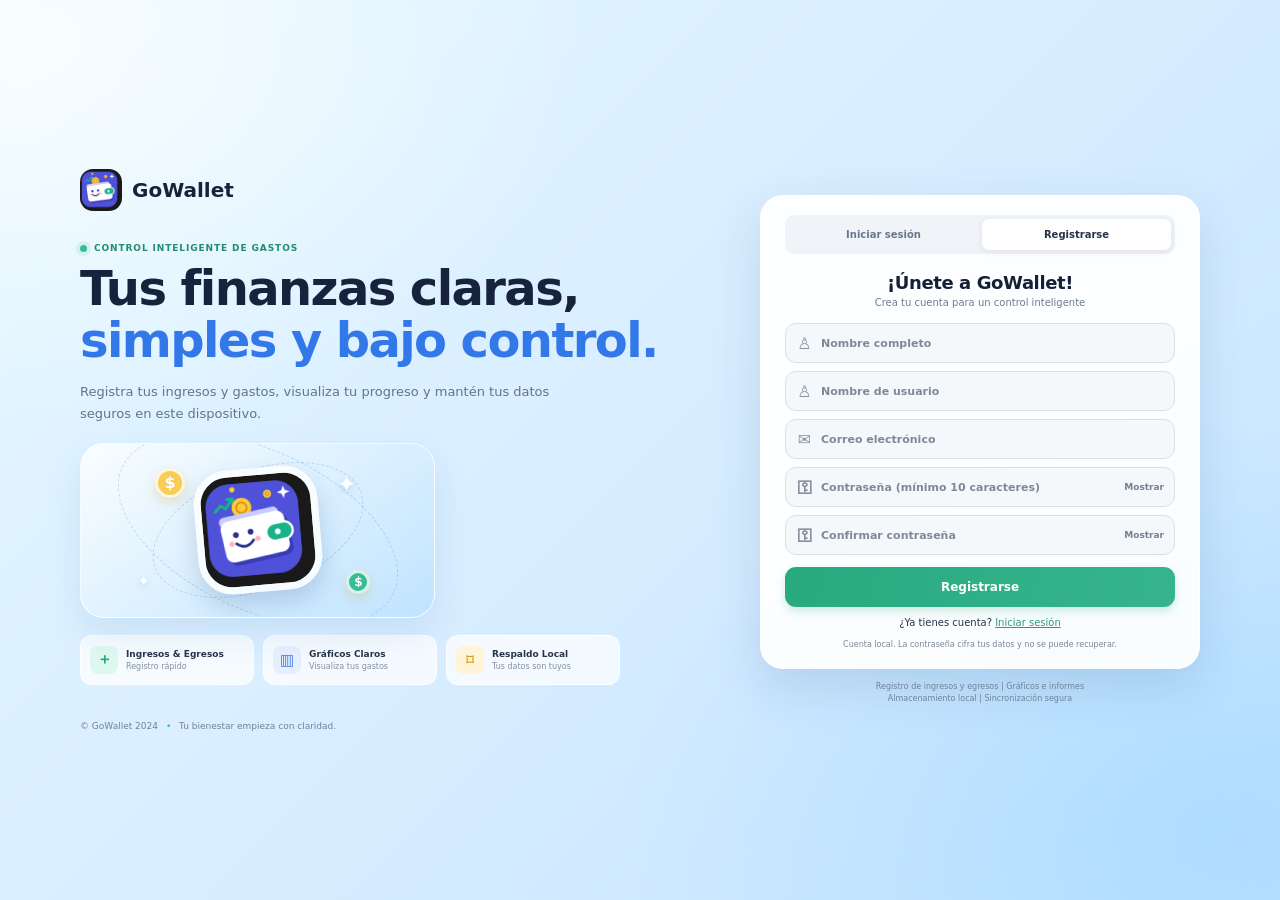
<file: Proyecto final mex  mex/control-gastos/index.html>
<!DOCTYPE html>
<html lang="es">
<head>
<meta charset="utf-8">
<meta name="viewport" content="width=device-width, initial-scale=1">
<meta http-equiv="Content-Security-Policy" content="default-src 'self'; base-uri 'self'; form-action 'self'; object-src 'none'; connect-src 'self' https://open.er-api.com; img-src 'self' data:; style-src 'self'; script-src 'self'">
<meta name="theme-color" content="#494be5">
<meta name="description" content="Control Inteligente de Gastos: registra ingresos y egresos, offline.">
<link rel="manifest" href="manifest.webmanifest">
<link rel="icon" href="icons/icon-192.png?v=gastos-v17">
<link rel="apple-touch-icon" href="icons/icon-192.png?v=gastos-v17">
<link rel="stylesheet" href="css/styles.css?v=gastos-v17">
<title>GoWallet | Control de gastos</title>
</head>
<body class="locked">
<section id="launchSplash" class="launch-splash" aria-hidden="true" hidden>
  <div class="loader" role="status" aria-label="Cargando aplicación"></div>
  <h1>GoWallet</h1>
</section>
<section id="authScreen" class="auth-screen" aria-label="Acceso a GoWallet">
  <div class="auth-layout">
    <aside class="auth-intro">
      <a class="auth-brand" href="./" aria-label="GoWallet, inicio">
        <img src="icons/icon-192.png" alt="">
        <span>GoWallet</span>
      </a>
      <p class="auth-kicker"><span></span> CONTROL INTELIGENTE DE GASTOS</p>
      <h1>Tus finanzas claras,<br><span>simples y bajo control.</span></h1>
      <p class="auth-description">Registra tus ingresos y gastos, visualiza tu progreso y mantén tus datos seguros en este dispositivo.</p>
      <div class="wallet-art" aria-hidden="true">
        <span class="art-orbit orbit-one"></span><span class="art-orbit orbit-two"></span>
        <span class="art-coin coin-one">$</span><span class="art-coin coin-two">$</span>
        <img src="icons/icon-512.png" alt="">
        <span class="art-sparkle sparkle-one">✦</span><span class="art-sparkle sparkle-two">✦</span>
      </div>
      <div class="auth-benefits" aria-label="Características">
        <div><span class="benefit-icon benefit-green">＋</span><span><strong>Ingresos &amp; Egresos</strong><small>Registro rápido</small></span></div>
        <div><span class="benefit-icon benefit-blue">▥</span><span><strong>Gráficos Claros</strong><small>Visualiza tus gastos</small></span></div>
        <div><span class="benefit-icon benefit-yellow">⌑</span><span><strong>Respaldo Local</strong><small>Tus datos son tuyos</small></span></div>
      </div>
      <p class="auth-copyright">© GoWallet 2024 <span>•</span> Tu bienestar empieza con claridad.</p>
    </aside>

    <div class="auth-panel">
      <div class="auth-card">
        <div class="auth-mobile-brand">
          <img src="icons/icon-192.png" alt="">
          <span>GoWallet</span>
        </div>
        <div class="auth-tabs" role="tablist" aria-label="Acceso o registro">
          <button class="auth-tab active" id="loginTab" type="button" role="tab" aria-selected="true" aria-controls="loginForm" data-auth-mode="login">Iniciar sesión</button>
          <button class="auth-tab" id="registerTab" type="button" role="tab" aria-selected="false" aria-controls="registerForm" data-auth-mode="register">Registrarse</button>
        </div>

        <form id="loginForm" class="auth-form" novalidate>
          <div class="auth-form-heading">
            <h2>¡Bienvenido a GoWallet!</h2>
            <p>Control Inteligente de Gastos</p>
          </div>
          <label class="auth-input"><span aria-hidden="true">♙</span><input id="loginIdentity" type="text" autocomplete="username" placeholder="Nombre de usuario o Email" aria-label="Nombre de usuario o correo electrónico" required></label>
          <label class="auth-input"><span aria-hidden="true">⚿</span><input id="loginPassword" type="password" autocomplete="current-password" placeholder="Contraseña" aria-label="Contraseña" required><button class="password-toggle" type="button" data-password-toggle="loginPassword" aria-label="Mostrar contraseña">Mostrar</button></label>
          <button id="forgotPassword" class="forgot-password" type="button">¿Olvidaste tu contraseña?</button>
          <p id="loginError" class="auth-error" role="alert"></p>
          <button class="auth-submit" type="submit">Iniciar sesión</button>
          <p class="auth-switch">¿Aún no tienes cuenta? <button type="button" data-auth-mode="register">Regístrate</button></p>
          <p class="auth-footnote">Tus movimientos se guardan cifrados en este dispositivo.</p>
        </form>

        <form id="registerForm" class="auth-form" hidden novalidate>
          <div class="auth-form-heading">
            <h2>¡Únete a GoWallet!</h2>
            <p>Crea tu cuenta para un control inteligente</p>
          </div>
          <label class="auth-input"><span aria-hidden="true">♙</span><input id="registerName" type="text" autocomplete="name" maxlength="60" placeholder="Nombre completo" aria-label="Nombre completo" required></label>
          <label class="auth-input"><span aria-hidden="true">♙</span><input id="registerUsername" type="text" autocomplete="username" minlength="3" maxlength="24" pattern="[A-Za-z0-9._\-]+" placeholder="Nombre de usuario" aria-label="Nombre de usuario" required></label>
          <label class="auth-input"><span aria-hidden="true">✉</span><input id="registerEmail" type="email" autocomplete="email" maxlength="254" placeholder="Correo electrónico" aria-label="Correo electrónico" required></label>
          <label class="auth-input"><span aria-hidden="true">⚿</span><input id="registerPassword" type="password" autocomplete="new-password" minlength="10" placeholder="Contraseña (mínimo 10 caracteres)" aria-label="Contraseña (mínimo 10 caracteres)" required><button class="password-toggle" type="button" data-password-toggle="registerPassword" aria-label="Mostrar contraseña">Mostrar</button></label>
          <label class="auth-input"><span aria-hidden="true">⚿</span><input id="registerConfirm" type="password" autocomplete="new-password" minlength="10" placeholder="Confirmar contraseña" aria-label="Confirmar contraseña" required><button class="password-toggle" type="button" data-password-toggle="registerConfirm" aria-label="Mostrar contraseña">Mostrar</button></label>
          <p id="registerError" class="auth-error" role="alert"></p>
          <button class="auth-submit" type="submit">Registrarse</button>
          <p class="auth-switch">¿Ya tienes cuenta? <button type="button" data-auth-mode="login">Iniciar sesión</button></p>
          <p class="auth-footnote">Cuenta local. La contraseña cifra tus datos y no se puede recuperar.</p>
        </form>
      </div>
      <p class="auth-legal">Registro de ingresos y egresos | Gráficos e informes<br>Almacenamiento local | Sincronización segura</p>
    </div>
  </div>
</section>

<aside class="desktop-sidebar" aria-label="Menú principal" hidden>
  <div class="sidebar-heading">
    <span class="brand-mark" aria-hidden="true">⌂</span>
    <span class="sidebar-title">GoWallet</span>
    <button id="sidebarToggle" class="sidebar-toggle" type="button" aria-label="Contraer menú" aria-expanded="true" aria-controls="desktopNav">‹</button>
  </div>
  <nav id="desktopNav" class="desktop-nav" aria-label="Navegación de escritorio">
    <button class="nav-item active" type="button" data-view="home" aria-label="Inicio" aria-current="page"><span aria-hidden="true">⌂</span><span class="nav-label">Inicio</span></button>
    <button class="nav-item" type="button" data-view="transactions" aria-label="Movimientos"><span aria-hidden="true">▤</span><span class="nav-label">Movimientos</span></button>
    <button class="nav-item" type="button" data-view="new" aria-label="Nuevo movimiento"><span aria-hidden="true">＋</span><span class="nav-label">Nuevo movimiento</span></button>
    <button class="nav-item" type="button" data-view="budget" aria-label="Presupuesto"><span aria-hidden="true">◉</span><span class="nav-label">Presupuesto</span></button>
    <button class="nav-item" type="button" data-view="settings" aria-label="Ajustes"><span aria-hidden="true">⚙</span><span class="nav-label">Ajustes</span></button>
  </nav>
</aside>

<header class="top" hidden>
  <div class="brand">
    <span class="brand-mark" aria-hidden="true">⌂</span>
    <div><h1>GoWallet</h1><span id="net" class="connection">● En línea</span></div>
  </div>
  <div class="actions">
    <button id="btnInstall" class="install-button" hidden>Instalar app</button>
    <button id="btnLock" class="lock-button" type="button" hidden>Bloquear datos</button>
    <button id="avatar" class="avatar" type="button" aria-label="Perfil">A</button>
  </div>
</header>

<main hidden>
  <section id="view-home" class="view active" aria-label="Inicio">
    <div class="welcome-row">
      <div><p class="eyebrow">TU RESUMEN</p><h2 id="homeGreeting">Hola, bienvenida 👋</h2></div>
      <label class="month-select">Mes <input id="month" type="month" aria-label="Mes"></label>
    </div>

    <section class="balance-card" aria-label="Balance disponible">
      <div class="balance-heading"><span>Balance disponible</span><span class="balance-icon">◈</span></div>
      <strong id="sumBal">$0.00</strong>
      <small id="usd" class="exchange-value"></small>
      <div class="balance-stats">
        <div><span class="stat-icon income-icon">↙</span><span>Ingresos</span><strong id="sumIn">$0.00</strong></div>
        <div><span class="stat-icon expense-icon">↗</span><span>Egresos</span><strong id="sumOut">$0.00</strong></div>
      </div>
    </section>

    <section class="panel budget-card">
      <div class="section-heading"><div><p class="eyebrow">CONTROL MENSUAL</p><h2>Presupuesto mensual</h2></div><span class="safe-pill">● Seguimiento</span></div>
      <div class="budget-summary"><strong id="budgetTxt">Define un presupuesto mensual.</strong><span id="budgetPct">0%</span></div>
      <progress id="budgetProgress" max="100" value="0" aria-label="Uso del presupuesto mensual">0%</progress>
      <div class="budget-foot"><span>Gastado este mes</span><button class="text-button" type="button" data-go="budget">Ajustar presupuesto</button></div>
    </section>

    <div class="section-heading category-heading"><div><p class="eyebrow">EN QUÉ GASTAS</p><h2>Gastos por categoría</h2></div><button class="text-button" type="button" data-go="transactions">Ver movimientos</button></div>
    <section class="panel chart-panel">
      <div class="chartwrap"><canvas id="chart" width="300" height="300" aria-label="Gráfico de egresos por categoría" role="img"></canvas><ul id="legend"></ul></div>
    </section>

    <div class="section-heading recent-heading"><div><p class="eyebrow">ACTIVIDAD</p><h2>Últimos movimientos</h2></div><button class="text-button" type="button" data-go="transactions">Ver todos</button></div>
    <section class="panel recent-panel"><ul id="recentList" class="list recent-list"></ul><p id="recentEmpty" class="muted">Aún no tienes movimientos.</p></section>
  </section>

  <section id="view-transactions" class="view" aria-label="Movimientos" hidden>
    <div class="page-heading"><p class="eyebrow">TU ACTIVIDAD</p><h2>Movimientos</h2><p>Consulta, edita o elimina tus registros.</p></div>
    <section class="panel">
      <div class="row between"><h2>Todos los movimientos</h2></div>
      <ul id="list" class="list"></ul>
      <p id="empty" class="muted">Sin movimientos este mes.</p>
    </section>
  </section>

  <section id="view-new" class="view" aria-label="Nuevo movimiento" hidden>
    <div class="page-heading"><p class="eyebrow">REGISTRO</p><h2 id="formTitle">Nuevo movimiento</h2><p>Agrega los detalles para mantener tus cuentas al día.</p></div>
    <section class="panel form-panel">
      <form id="form" novalidate>
        <input type="hidden" id="id">
        <label>Tipo de movimiento
          <select id="type"><option value="egreso">Gasto</option><option value="ingreso">Ingreso</option></select>
        </label>
        <label>Monto (MXN)
          <input id="amount" type="number" step="0.01" min="0.01" max="9999999" inputmode="decimal" placeholder="0.00" required>
        </label>
        <label>Categoría
          <select id="category"></select>
        </label>
        <label>Descripción
          <input id="desc" type="text" maxlength="60" placeholder="Ej. Compra del supermercado" required>
        </label>
        <label>Fecha
          <input id="date" type="date" required>
        </label>
        <p id="err" class="error" role="alert"></p>
        <div class="form-actions">
          <button type="submit" class="primary" id="btnSave">Guardar movimiento</button>
          <button type="button" id="btnCancel" hidden>Cancelar</button>
        </div>
        <p class="form-note">Tus datos se guardan en este dispositivo.</p>
      </form>
    </section>
  </section>

  <section id="view-budget" class="view" aria-label="Presupuesto" hidden>
    <div class="page-heading"><p class="eyebrow">PLANIFICACIÓN</p><h2>Tu presupuesto</h2><p>Define un límite mensual y recibe alertas para cuidar tus gastos.</p></div>
    <section class="panel settings-panel">
      <label>Presupuesto mensual (MXN)
        <input id="budget" type="number" min="0" step="1" placeholder="Ej. 5000" aria-label="Presupuesto mensual">
      </label>
      <button id="btnBudget" class="primary">Guardar presupuesto</button>
      <div class="budget-detail">
        <div class="section-heading"><h2>Uso del presupuesto</h2><span id="budgetPctDetail">0%</span></div>
        <progress id="budgetProgressDetail" max="100" value="0" aria-label="Uso del presupuesto mensual">0%</progress>
        <small id="budgetDetailText" class="muted">Define un presupuesto mensual.</small>
      </div>
      <button id="btnNotif" class="secondary-button">Activar alertas</button>
    </section>
  </section>

  <section id="view-settings" class="view" aria-label="Ajustes" hidden>
    <div class="page-heading"><p class="eyebrow">PREFERENCIAS</p><h2>Ajustes y respaldo</h2><p>Sincroniza la moneda y administra una copia de tus datos.</p></div>
    <section class="panel settings-panel">
      <h2>Tipo de cambio</h2>
      <p id="syncTxt" class="muted">Consultando tipo de cambio…</p>
      <button id="btnSync" class="secondary-button">Actualizar tipo de cambio</button>
      <div class="settings-divider"></div>
      <h2>Respaldo de datos</h2>
      <p id="localBackupStatus" class="muted">La copia local se actualiza al guardar cambios.</p>
      <p class="muted">Se conserva cifrada en este dispositivo. Para recuperarla en otro dispositivo, descarga una copia JSON.</p>
      <div class="backup-actions">
        <button id="btnRestoreLocalBackup" class="secondary-button" type="button" disabled>Restaurar copia local</button>
      </div>
      <div class="settings-divider"></div>
      <h2>Copia para otro dispositivo</h2>
      <p class="muted">Descarga o importa una copia cifrada.</p>
      <div class="backup-actions">
        <button id="btnExport" class="secondary-button">Descargar respaldo cifrado</button>
        <label class="filebtn">Importar JSON<input id="fileImport" type="file" accept="application/json" hidden></label>
      </div>
      <div class="settings-divider"></div>
      <button id="btnShare" class="text-button">Compartir resumen mensual</button>
    </section>
  </section>
</main>

<nav class="bottom-nav" aria-label="Navegación principal" hidden>
  <button class="nav-item active" type="button" data-view="home" aria-current="page"><span aria-hidden="true">⌂</span><span class="nav-label">Inicio</span></button>
  <button class="nav-item" type="button" data-view="transactions"><span aria-hidden="true">▤</span><span class="nav-label">Movimientos</span></button>
  <button class="nav-item nav-new" type="button" data-view="new"><span aria-hidden="true">＋</span><span class="nav-label">Nuevo</span></button>
  <button class="nav-item" type="button" data-view="budget"><span aria-hidden="true">◉</span><span class="nav-label">Presupuesto</span></button>
  <button class="nav-item" type="button" data-view="settings"><span aria-hidden="true">⚙</span><span class="nav-label">Ajustes</span></button>
</nav>
<dialog id="backupPasswordDialog" class="backup-dialog">
  <form id="backupPasswordForm" novalidate>
    <h2>Descifrar respaldo</h2>
    <p>Escribe la contraseña con la que se exportó este archivo.</p>
    <label for="backupPassword">Contraseña del respaldo
      <input id="backupPassword" type="password" autocomplete="current-password" required>
    </label>
    <p id="backupPasswordError" class="error" role="alert"></p>
    <div class="dialog-actions">
      <button id="btnBackupCancel" class="secondary-button" type="button">Cancelar</button>
      <button class="primary" type="submit">Importar respaldo</button>
    </div>
  </form>
</dialog>
<div id="toast" role="status"></div>
<script type="module" src="js/app.js?v=gastos-v17"></script>
</body>
</html>
</file>
<file: Proyecto final mex  mex/control-gastos/css/styles.css>
:root {
  color-scheme: light;
  --bg: #f5f6fb;
  --surface: #fff;
  --text: #20233a;
  --muted: #8b8fa8;
  --brand: #5157db;
  --brand-dark: #4147c8;
  --line: #eceef5;
  --mint: #e8f8f2;
  --green: #20b987;
  --red: #f06472;
  --blue-soft: #eef0ff;
  --shadow: 0 5px 20px rgb(34 42 95 / 5%);
}

* { box-sizing: border-box; }
[hidden] { display: none !important; }
body {
  margin: 0;
  min-width: 280px;
  padding-bottom: 90px;
  background: var(--bg);
  color: var(--text);
  font-family: Inter, ui-sans-serif, system-ui, -apple-system, "Segoe UI", sans-serif;
}
button, input, select { font: inherit; }
button { cursor: pointer; }
.desktop-sidebar { display: none; }
body.locked > .desktop-sidebar,
body.locked > .top,
body.locked > main,
body.locked > .bottom-nav,
body.locked > #toast { display: none !important; }
body.locked { padding-bottom: 0; }
.launch-splash {
  position: fixed;
  z-index: 100;
  inset: 0;
  display: flex;
  flex-direction: column;
  align-items: center;
  justify-content: center;
  padding: max(24px, env(safe-area-inset-top)) 24px max(24px, env(safe-area-inset-bottom));
  background: linear-gradient(150deg, #3035a8, #3c42bc);
  color: #fff;
}
.loader {
  position: relative;
  width: 120px;
  height: 120px;
}
.loader span {
  position: absolute;
  top: 0;
  left: 0;
  width: 100%;
  height: 100%;
  transform: rotate(calc(18deg * var(--i)));
}
.loader span:nth-child(1) { --i: 0; }
.loader span:nth-child(2) { --i: 1; }
.loader span:nth-child(3) { --i: 2; }
.loader span:nth-child(4) { --i: 3; }
.loader span:nth-child(5) { --i: 4; }
.loader span:nth-child(6) { --i: 5; }
.loader span:nth-child(7) { --i: 6; }
.loader span:nth-child(8) { --i: 7; }
.loader span:nth-child(9) { --i: 8; }
.loader span:nth-child(10) { --i: 9; }
.loader span:nth-child(11) { --i: 10; }
.loader span:nth-child(12) { --i: 11; }
.loader span:nth-child(13) { --i: 12; }
.loader span:nth-child(14) { --i: 13; }
.loader span:nth-child(15) { --i: 14; }
.loader span:nth-child(16) { --i: 15; }
.loader span:nth-child(17) { --i: 16; }
.loader span:nth-child(18) { --i: 17; }
.loader span:nth-child(19) { --i: 18; }
.loader span:nth-child(20) { --i: 19; }
.loader span::before {
  position: absolute;
  top: 0;
  left: 0;
  width: 15px;
  height: 15px;
  border-radius: 50%;
  background: var(--brand);
  box-shadow: 0 0 10px var(--brand), 0 0 20px var(--brand), 0 0 40px var(--brand),
    0 0 60px var(--brand), 0 0 80px var(--brand), 0 0 100px var(--brand);
  content: "";
  animation: animate34 2s linear infinite;
  animation-delay: calc(0.1s * var(--i));
}
@keyframes animate34 {
  0% { transform: scale(1); }
  80%, 100% { transform: scale(0); }
}
.launch-splash h1 { margin: 22px 0 0; font-size: clamp(32px, 9vw, 46px); font-weight: 800; letter-spacing: -.8px; }
body.show-splash > .auth-screen { display: none; }
@media (min-width: 760px) { .launch-splash { display: none !important; } }
.auth-screen {
  display: grid;
  min-height: 100vh;
  min-height: 100svh;
  place-items: center;
  overflow: hidden;
  padding: clamp(24px, 5vw, 68px);
  background:
    radial-gradient(ellipse at 2% 5%, rgb(255 255 255 / 75%), transparent 32%),
    radial-gradient(ellipse at 95% 92%, rgb(112 194 255 / 28%), transparent 35%),
    linear-gradient(135deg, #e4f8ff 0%, #d8edff 50%, #c4e5ff 100%);
}
.auth-layout {
  display: grid;
  width: min(1120px, 100%);
  grid-template-columns: minmax(0, 1fr) minmax(360px, 440px);
  align-items: center;
  gap: clamp(38px, 7vw, 92px);
}
.auth-intro { position: relative; min-width: 0; }
.auth-brand { display: inline-flex; align-items: center; gap: 10px; color: #17233c; font-size: 20px; font-weight: 850; text-decoration: none; }
.auth-brand img { width: 42px; height: 42px; border-radius: 13px; }
.auth-kicker { display: flex; align-items: center; gap: 7px; margin: 28px 0 10px; color: #218c73; font-size: 9px; font-weight: 850; letter-spacing: .9px; }
.auth-kicker span { width: 7px; height: 7px; border-radius: 50%; background: #35bd96; box-shadow: 0 0 0 4px rgb(53 189 150 / 12%); }
.auth-intro h1 { margin: 0; color: #17233c; font-size: clamp(32px, 4vw, 48px); font-weight: 850; letter-spacing: -1.6px; line-height: 1.08; }
.auth-intro h1 span { color: #3378e8; }
.auth-description { max-width: 480px; margin: 14px 0 0; color: #64748b; font-size: 13px; line-height: 1.7; }
.wallet-art {
  position: relative;
  display: grid;
  width: min(100%, 355px);
  height: 175px;
  place-items: center;
  margin: 18px 0 17px;
  overflow: hidden;
  border: 1px solid rgb(255 255 255 / 78%);
  border-radius: 24px;
  background: linear-gradient(145deg, rgb(255 255 255 / 82%), rgb(161 215 255 / 45%));
  box-shadow: 0 16px 34px rgb(48 104 163 / 11%);
}
.wallet-art img { position: relative; z-index: 1; width: 124px; height: 124px; border: 7px solid rgb(255 255 255 / 82%); border-radius: 34px; box-shadow: 0 12px 25px rgb(31 77 135 / 20%); transform: rotate(-5deg); }
.art-orbit { position: absolute; width: 220px; height: 120px; border: 1px dashed rgb(53 127 202 / 26%); border-radius: 50%; transform: rotate(-20deg); }
.orbit-two { width: 300px; height: 160px; transform: rotate(25deg); }
.art-coin { position: absolute; display: grid; width: 30px; height: 30px; place-items: center; border: 3px solid rgb(255 255 255 / 80%); border-radius: 50%; background: #f9cc56; color: #fff; font-size: 16px; font-weight: 800; box-shadow: 0 5px 12px rgb(206 161 46 / 25%); }
.coin-one { top: 24px; left: 21%; }
.coin-two { right: 18%; bottom: 23px; width: 24px; height: 24px; background: #35bd96; font-size: 12px; }
.art-sparkle { position: absolute; color: #fff; font-size: 23px; text-shadow: 0 2px 6px rgb(87 145 210 / 30%); }
.sparkle-one { top: 27px; right: 22%; }
.sparkle-two { bottom: 27px; left: 16%; font-size: 15px; }
.auth-benefits { display: grid; max-width: 540px; grid-template-columns: repeat(3, 1fr); gap: 9px; }
.auth-benefits > div { display: flex; min-width: 0; align-items: center; gap: 8px; padding: 10px 9px; border: 1px solid rgb(255 255 255 / 80%); border-radius: 12px; background: rgb(255 255 255 / 72%); }
.benefit-icon { display: grid; width: 28px; height: 28px; flex: 0 0 28px; place-items: center; border-radius: 8px; font-size: 15px; font-weight: 800; }
.benefit-green { background: #dff8ef; color: #1fa879; }
.benefit-blue { background: #e6efff; color: #4a83e8; }
.benefit-yellow { background: #fff4d8; color: #d69a16; }
.auth-benefits strong, .auth-benefits small { display: block; overflow: hidden; text-overflow: ellipsis; white-space: nowrap; }
.auth-benefits strong { color: #27344a; font-size: 9px; }
.auth-benefits small { margin-top: 3px; color: #8290a4; font-size: 8px; }
.auth-copyright { margin: 36px 0 0; color: #718198; font-size: 9px; }
.auth-copyright span { padding: 0 5px; color: #35bd96; }
.auth-panel { width: 100%; }
.auth-card { overflow: hidden; padding: 19px 24px 17px; border: 1px solid rgb(255 255 255 / 86%); border-radius: 23px; background: rgb(255 255 255 / 92%); box-shadow: 0 18px 48px rgb(47 91 139 / 16%); }
.auth-mobile-brand { display: none; }
.auth-tabs { display: grid; grid-template-columns: 1fr 1fr; gap: 4px; padding: 4px; border-radius: 9px; background: #f0f4f8; }
.auth-tab { min-height: 31px; border: 0; border-radius: 7px; background: transparent; color: #68778b; font-size: 10px; font-weight: 750; }
.auth-tab.active { background: #fff; color: #243248; box-shadow: 0 2px 7px rgb(31 48 69 / 9%); }
.auth-form { margin-top: 18px; }
.auth-form[hidden] { display: none; }
.auth-form-heading { margin: 0 0 15px; text-align: center; }
.auth-form-heading h2 { color: #152036; font-size: 18px; letter-spacing: -.4px; }
.auth-form-heading p { margin: 4px 0 0; color: #6e7c8e; font-size: 10px; }
.auth-input { position: relative; display: flex; min-height: 40px; align-items: center; gap: 8px; margin: 0 0 8px; padding: 0 10px; border: 1px solid #d5e0e9; border-radius: 11px; background: #f4f8fb; color: #8793a1; }
.auth-input:focus-within { border-color: #7ab8e5; box-shadow: 0 0 0 3px rgb(79 163 220 / 13%); }
.auth-input > span { flex: 0 0 17px; font-size: 16px; text-align: center; }
.auth-input input { min-width: 0; min-height: 38px; flex: 1; margin: 0; padding: 8px 0; border: 0; outline: 0; background: transparent; color: #263346; font-size: 11px; box-shadow: none; }
.auth-input input:focus { border: 0; box-shadow: none; }
.auth-input input::placeholder { color: #7d8996; opacity: 1; }
.password-toggle { flex: 0 0 auto; padding: 5px 0 5px 5px; border: 0; background: transparent; color: #738090; font-size: 9px; }
.forgot-password { display: block; margin: 1px 0 8px auto; padding: 3px 0; border: 0; background: transparent; color: #495665; font-size: 9px; text-decoration: underline; }
.auth-error { min-height: 0; margin: 0; color: #c34452; font-size: 10px; line-height: 1.4; }
.auth-error:not(:empty) { margin: 0 0 7px; }
.auth-submit { width: 100%; min-height: 40px; margin-top: 4px; border: 0; border-radius: 11px; background: linear-gradient(100deg, #28a97e, #36b58d); box-shadow: 0 5px 10px rgb(40 169 126 / 20%); color: #fff; font-size: 12px; font-weight: 800; }
.auth-submit:hover { background: linear-gradient(100deg, #21976f, #2ba77f); }
.auth-switch { margin: 10px 0 0; color: #263346; font-size: 10px; text-align: center; }
.auth-switch button { padding: 0; border: 0; background: transparent; color: #279a79; font: inherit; text-decoration: underline; }
.auth-footnote { margin: 11px 0 0; color: #7a8796; font-size: 8px; line-height: 1.4; text-align: center; }
.auth-legal { margin: 12px 0 0; color: #718198; font-size: 8px; line-height: 1.5; text-align: center; }
.lock-button { padding: 8px 11px; border: 1px solid var(--line); border-radius: 10px; background: var(--surface); color: var(--brand); font-size: 11px; font-weight: 750; }
.backup-dialog {
  width: min(calc(100% - 32px), 420px);
  padding: 22px;
  border: 1px solid var(--line);
  border-radius: 18px;
  background: var(--surface);
  color: var(--text);
  box-shadow: 0 20px 70px rgb(20 24 50 / 25%);
}
.backup-dialog::backdrop { background: rgb(25 28 45 / 45%); backdrop-filter: blur(3px); }
.backup-dialog h2 { margin: 0; font-size: 17px; }
.backup-dialog form > p:not(.error) { color: var(--muted); font-size: 12px; }
.dialog-actions { display: flex; justify-content: flex-end; gap: 9px; }
.top {
  position: sticky;
  z-index: 5;
  top: 0;
  display: flex;
  min-height: 66px;
  align-items: center;
  justify-content: space-between;
  padding: 10px max(18px, calc((100vw - 600px) / 2));
  border-bottom: 1px solid var(--line);
  background: rgb(255 255 255 / 94%);
  backdrop-filter: blur(12px);
}
.brand, .actions, .balance-heading, .section-heading, .budget-summary, .budget-foot {
  display: flex;
  align-items: center;
  justify-content: space-between;
}
.brand { justify-content: flex-start; gap: 10px; }
.brand-mark {
  display: grid;
  width: 38px;
  height: 38px;
  place-items: center;
  border-radius: 12px;
  background: var(--blue-soft);
  color: var(--brand);
  font-size: 24px;
  font-weight: 800;
}
.brand h1 { margin: 0; font-size: 15px; font-weight: 750; letter-spacing: -.3px; }
.connection { display: block; margin-top: 2px; color: var(--green); font-size: 10px; font-weight: 650; }
.connection.off { color: var(--red); }
.actions { gap: 10px; }
.install-button, .avatar {
  border: 0;
  border-radius: 10px;
  background: var(--blue-soft);
  color: var(--brand);
  font-weight: 700;
}
.install-button { padding: 9px 12px; font-size: 12px; }
.avatar { width: 34px; height: 34px; border-radius: 50%; }

main { width: min(100% - 32px, 560px); margin: 0 auto; padding: 22px 0 28px; }
.view { display: none; }
.view.active { display: block; animation: appear .18s ease-out; }
@keyframes appear { from { opacity: .6; transform: translateY(4px); } to { opacity: 1; transform: none; } }
.welcome-row { display: flex; align-items: end; justify-content: space-between; gap: 10px; margin-bottom: 16px; }
.eyebrow { margin: 0 0 4px; color: var(--muted); font-size: 9px; font-weight: 800; letter-spacing: 1px; }
h2 { margin: 0; font-size: 17px; letter-spacing: -.4px; }
.welcome-row h2 { font-size: 20px; }
.month-select { display: flex; align-items: center; gap: 5px; margin: 0; color: var(--muted); font-size: 10px; }
.month-select input {
  width: 128px;
  padding: 7px 5px;
  border: 1px solid var(--line);
  border-radius: 9px;
  background: var(--surface);
  color: var(--text);
  font-size: 11px;
}
.balance-card {
  overflow: hidden;
  padding: 19px;
  border-radius: 20px;
  background: linear-gradient(135deg, #575de1, #464dcf);
  box-shadow: 0 10px 24px rgb(78 84 216 / 21%);
  color: white;
}
.balance-heading { color: rgb(255 255 255 / 82%); font-size: 12px; }
.balance-icon { font-size: 20px; }
.balance-card > strong { display: block; margin-top: 8px; font-size: clamp(29px, 8vw, 37px); font-weight: 800; letter-spacing: -.8px; }
.exchange-value { display: block; min-height: 15px; color: rgb(255 255 255 / 78%); font-size: 10px; }
.balance-stats { display: grid; grid-template-columns: 1fr 1fr; gap: 10px; margin-top: 18px; }
.balance-stats > div { display: grid; grid-template-columns: 26px 1fr; align-items: center; column-gap: 8px; padding: 10px; border: 1px solid rgb(255 255 255 / 15%); border-radius: 13px; background: rgb(255 255 255 / 10%); }
.balance-stats span:not(.stat-icon) { color: rgb(255 255 255 / 76%); font-size: 10px; }
.balance-stats strong { grid-column: 2; font-size: 13px; }
.stat-icon { grid-row: span 2; display: grid; width: 25px; height: 25px; place-items: center; border-radius: 9px; font-weight: 800; }
.income-icon { background: rgb(32 185 135 / 24%); color: #b6ffe6; }
.expense-icon { background: rgb(240 100 114 / 24%); color: #ffd1d5; }
.panel { margin-top: 13px; padding: 16px; border: 1px solid #f0f1f7; border-radius: 17px; background: var(--surface); box-shadow: var(--shadow); }
.budget-card { margin-bottom: 24px; }
.section-heading { gap: 10px; margin: 0 1px 10px; }
.section-heading h2 { font-size: 15px; }
.safe-pill { padding: 6px 9px; border-radius: 20px; background: var(--mint); color: #14996e; font-size: 9px; font-weight: 750; white-space: nowrap; }
.budget-summary { margin: 14px 0 8px; color: var(--text); font-size: 11px; }
.budget-summary strong { font-size: 11px; font-weight: 650; }
.budget-summary span, #budgetPctDetail { color: var(--green); font-size: 11px; font-weight: 750; }
progress { display: block; width: 100%; height: 8px; overflow: hidden; appearance: none; border: 0; border-radius: 8px; background: #edf0f7; }
progress::-webkit-progress-bar { border-radius: 8px; background: #edf0f7; }
progress::-webkit-progress-value { border-radius: 8px; background: linear-gradient(90deg, #28c895, #40cda1); }
progress::-moz-progress-bar { border-radius: 8px; background: #28c895; }
progress.warning::-webkit-progress-value { background: #f4b740; }
progress.warning::-moz-progress-bar { background: #f4b740; }
progress.danger::-webkit-progress-value { background: #f06472; }
progress.danger::-moz-progress-bar { background: #f06472; }
.budget-foot { margin-top: 9px; color: var(--muted); font-size: 10px; }
.text-button { padding: 4px 0; border: 0; background: transparent; color: var(--brand); font-size: 10px; font-weight: 750; }
.category-heading, .recent-heading { margin-top: 21px; }
.chart-panel { padding: 12px; }
.chartwrap { display: flex; align-items: center; justify-content: center; gap: 10px; }
canvas { width: min(48%, 170px); height: auto; }
#legend { display: grid; flex: 1; gap: 10px; min-width: 120px; padding: 0; margin: 0; list-style: none; color: var(--muted); font-size: 10px; }
#legend li { display: flex; align-items: center; gap: 7px; }
#legend i { width: 9px; height: 9px; flex: 0 0 9px; border-radius: 50%; background: var(--legend-color, var(--brand)); }
#legend .color-0 { --legend-color: #5157db; }
#legend .color-1 { --legend-color: #f4b740; }
#legend .color-2 { --legend-color: #28c895; }
#legend .color-3 { --legend-color: #f06472; }
#legend .color-4 { --legend-color: #51b8d5; }
#legend .color-5 { --legend-color: #a17ce8; }
#legend .color-6 { --legend-color: #ff916b; }
.recent-heading { margin-bottom: 10px; }
.recent-panel { padding: 4px 14px; }
.recent-icon { display: grid; width: 32px; height: 32px; flex: 0 0 32px; place-items: center; border-radius: 10px; background: var(--blue-soft); color: var(--brand); font-size: 15px; font-weight: 800; }
.recent-icon.ingreso { background: var(--mint); color: var(--green); }
.recent-icon.egreso { background: #fff0f1; color: var(--red); }
.list { padding: 0; margin: 0; list-style: none; }
.list li { display: flex; align-items: center; gap: 10px; padding: 12px 0; border-bottom: 1px solid #f0f1f6; }
.list li:last-child { border-bottom: 0; }
.list .meta { flex: 1; min-width: 0; }
.list .meta span { display: block; overflow: hidden; color: var(--text); font-size: 11px; font-weight: 700; text-overflow: ellipsis; white-space: nowrap; }
.list .meta small { display: block; margin-top: 3px; color: var(--muted); font-size: 9px; }
.amt { white-space: nowrap; font-size: 11px; }
.amt.ingreso { color: var(--green); }
.amt.egreso { color: var(--red); }
.list button { padding: 6px 7px; border: 1px solid var(--line); border-radius: 8px; background: white; color: var(--muted); font-size: 11px; }
.muted { color: var(--muted); font-size: 11px; }
.recent-panel .muted { margin: 14px 0; text-align: center; }
.page-heading { margin: 3px 1px 19px; }
.page-heading h2 { font-size: 23px; }
.page-heading > p:last-child { margin: 7px 0 0; color: var(--muted); font-size: 12px; line-height: 1.5; }
.form-panel, .settings-panel { padding: 18px; }
label { display: block; margin: 0 0 14px; color: #626780; font-size: 11px; font-weight: 700; }
input, select {
  display: block;
  width: 100%;
  min-height: 43px;
  margin-top: 7px;
  padding: 10px 12px;
  border: 1px solid #e8eaf3;
  border-radius: 11px;
  outline: none;
  background: #fbfbfe;
  color: var(--text);
  font-size: 13px;
}
input:focus, select:focus { border-color: #8d91ec; box-shadow: 0 0 0 3px rgb(81 87 219 / 10%); }
.primary, .secondary-button, .filebtn {
  display: inline-flex;
  min-height: 42px;
  align-items: center;
  justify-content: center;
  padding: 10px 14px;
  border: 0;
  border-radius: 11px;
  font-size: 12px;
  font-weight: 750;
}
.primary { background: var(--brand); color: #fff; }
.primary:hover { background: var(--brand-dark); }
.form-actions .primary { width: 100%; }
.secondary-button, .filebtn { border: 1px solid var(--line); background: white; color: var(--brand); }
.filebtn { margin: 0; cursor: pointer; }
.error { min-height: 16px; margin: 0 0 8px; color: var(--red); font-size: 11px; }
.form-note { margin: 13px 0 0; color: var(--muted); font-size: 10px; text-align: center; }
.budget-detail { margin: 22px 0; padding: 15px; border-radius: 13px; background: #f8f9fd; }
.budget-detail .section-heading { margin-bottom: 12px; }
.budget-detail small { display: block; margin-top: 10px; }
.settings-panel h2 { font-size: 14px; }
.settings-divider { height: 1px; margin: 19px 0; background: var(--line); }
.backup-actions { display: flex; flex-wrap: wrap; gap: 9px; }
.bottom-nav {
  position: fixed;
  z-index: 10;
  right: 0;
  bottom: 0;
  left: 0;
  display: flex;
  height: 72px;
  justify-content: center;
  gap: clamp(4px, 4vw, 26px);
  padding: 7px 10px max(7px, env(safe-area-inset-bottom));
  border-top: 1px solid var(--line);
  background: rgb(255 255 255 / 97%);
  box-shadow: 0 -6px 20px rgb(34 42 95 / 5%);
}
.nav-item {
  display: flex;
  min-width: 52px;
  flex-direction: column;
  align-items: center;
  justify-content: center;
  gap: 3px;
  padding: 3px 7px;
  border: 0;
  border-radius: 12px;
  background: transparent;
  color: #9296ab;
  font-size: 9px;
  font-weight: 650;
}
.nav-item > span[aria-hidden="true"] { font-size: 19px; line-height: 1; }
.nav-label { font-size: 9px; }
.nav-item.active { color: var(--brand); }
.nav-item.nav-new > span[aria-hidden="true"] { display: grid; width: 38px; height: 38px; place-items: center; margin-top: -22px; border-radius: 50%; background: var(--brand); box-shadow: 0 5px 12px rgb(81 87 219 / 30%); color: white; font-size: 28px; }
#toast {
  position: fixed;
  z-index: 20;
  bottom: 84px;
  left: 50%;
  max-width: calc(100vw - 30px);
  padding: 11px 16px;
  transform: translateX(-50%);
  border-radius: 20px;
  background: #25283b;
  color: white;
  font-size: 12px;
  opacity: 0;
  pointer-events: none;
  transition: opacity .2s;
}
#toast.show { opacity: 1; }

@media (min-width: 760px) {
  :root { --sidebar-width: 236px; }
  body { padding-bottom: 0; }
  body.sidebar-collapsed { --sidebar-width: 76px; }
  .desktop-sidebar {
    position: fixed;
    z-index: 8;
    inset: 0 auto 0 0;
    display: block;
    width: var(--sidebar-width);
    padding: 22px 14px;
    border-right: 1px solid var(--line);
    background: var(--surface);
    transition: width .2s ease;
  }
  .sidebar-heading { position: relative; display: flex; min-height: 44px; align-items: center; gap: 11px; padding: 0 5px; margin-bottom: 30px; }
  .sidebar-heading .brand-mark { flex: 0 0 38px; }
  .sidebar-title { overflow: hidden; color: var(--text); font-size: 14px; font-weight: 750; white-space: nowrap; }
  .sidebar-toggle {
    position: absolute;
    top: 8px;
    right: -27px;
    display: grid;
    width: 26px;
    height: 26px;
    place-items: center;
    border: 1px solid var(--line);
    border-radius: 50%;
    background: var(--surface);
    color: var(--text);
    box-shadow: var(--shadow);
    font-size: 19px;
  }
  .desktop-nav { display: grid; gap: 7px; }
  .desktop-nav .nav-item {
    display: flex;
    width: 100%;
    min-width: 0;
    height: 48px;
    flex-direction: row;
    justify-content: flex-start;
    gap: 13px;
    padding: 0 13px;
    border-radius: 12px;
    color: #777b8d;
    font-size: 13px;
    text-align: left;
  }
  .desktop-nav .nav-item > span[aria-hidden="true"] { width: 22px; flex: 0 0 22px; margin: 0; background: transparent; box-shadow: none; color: currentColor; font-size: 19px; text-align: center; }
  .desktop-nav .nav-item .nav-label { overflow: hidden; font-size: 13px; text-overflow: ellipsis; white-space: nowrap; }
  .desktop-nav .nav-item.active { background: #f0f1f5; color: var(--text); font-weight: 750; }
  .desktop-nav .nav-item.nav-new { background: transparent; }
  .desktop-nav .nav-item.nav-new.active { background: #f0f1f5; }
  .desktop-nav .nav-item.nav-new > span[aria-hidden="true"] { display: block; width: 22px; height: auto; margin: 0; border-radius: 0; }
  .top { width: calc(100% - var(--sidebar-width)); margin-left: var(--sidebar-width); padding: 10px 28px; transition: margin-left .2s ease, width .2s ease; }
  main { width: min(calc(100% - var(--sidebar-width) - 48px), 1040px); max-width: none; margin: 0 0 0 calc(var(--sidebar-width) + 24px); padding: 30px 0 40px; transition: margin-left .2s ease, width .2s ease; }
  .bottom-nav { display: none; }
  .view:not(#view-home) { max-width: 720px; margin: 10px auto 50px; }
  #toast { bottom: 24px; }
}
@media (min-width: 1100px) {
  #view-home.active { display: grid; grid-template-columns: 1.08fr .92fr; column-gap: 18px; align-items: start; }
  .welcome-row, .balance-card, .budget-card { grid-column: 1 / -1; }
  .category-heading { grid-column: 1; }
  .chart-panel { grid-column: 1; }
  .recent-heading { grid-column: 2; grid-row: 4; }
  .recent-panel { grid-column: 2; grid-row: 5; }
  .category-heading { align-self: end; }
  .budget-card { margin-bottom: 5px; }
}
@media (min-width: 760px) {
  body.sidebar-collapsed .sidebar-title,
  body.sidebar-collapsed .desktop-nav .nav-label { display: none; }
  body.sidebar-collapsed .sidebar-heading { justify-content: center; padding: 0; }
  body.sidebar-collapsed .sidebar-heading .brand-mark { width: 38px; }
  body.sidebar-collapsed .desktop-nav .nav-item { justify-content: center; padding: 0; }
  body.sidebar-collapsed .desktop-nav .nav-item > span[aria-hidden="true"] { width: 38px; flex-basis: 38px; }
  body.sidebar-collapsed .sidebar-toggle { right: -27px; }
}
@media (max-width: 360px) {
  main { width: calc(100% - 20px); padding-top: 15px; }
  .welcome-row { align-items: flex-start; flex-direction: column; }
  .month-select { align-self: flex-end; }
  .balance-card { padding: 16px; }
  .panel { padding: 13px; }
  .chartwrap { gap: 4px; }
  #legend { min-width: 110px; font-size: 9px; }
  .nav-item { min-width: 44px; padding-right: 3px; padding-left: 3px; }
  .bottom-nav { gap: 4px; padding-right: 3px; padding-left: 3px; }
}
@media (max-width: 759px) {
  .auth-screen { align-items: start; padding: max(14px, env(safe-area-inset-top)) 14px max(20px, env(safe-area-inset-bottom)); }
  .auth-layout { display: block; width: min(440px, 100%); }
  .auth-intro { display: none; }
  .auth-panel { padding-top: 4px; }
  .auth-card { padding: 17px 19px 16px; border-radius: 22px; }
  .auth-mobile-brand {
    display: flex;
    height: 118px;
    flex-direction: column;
    align-items: center;
    justify-content: center;
    gap: 2px;
    margin: -17px -19px 13px;
    border-radius: 22px 22px 45% 45% / 22px 22px 17% 17%;
    background:
      radial-gradient(circle at 18% 72%, rgb(255 255 255 / 27%) 0 2px, transparent 3px),
      radial-gradient(circle at 84% 25%, rgb(255 255 255 / 35%) 0 2px, transparent 3px),
      linear-gradient(150deg, #9bd5f7, #72b9ee);
    color: #fff;
    font-size: 19px;
    font-weight: 800;
    letter-spacing: -.5px;
  }
  .auth-mobile-brand img { width: 75px; height: 75px; border: 4px solid rgb(255 255 255 / 85%); border-radius: 25px; box-shadow: 0 8px 18px rgb(34 96 151 / 20%); }
  .auth-register .auth-mobile-brand { height: 93px; margin-bottom: 10px; }
  .auth-register .auth-mobile-brand img { width: 58px; height: 58px; border-radius: 19px; }
  .auth-tabs { margin-bottom: 13px; }
  .auth-form { margin-top: 0; }
  .auth-form-heading { margin-bottom: 13px; }
  .auth-form-heading h2 { font-size: 20px; }
  .auth-form-heading p { font-size: 11px; }
  .auth-input { min-height: 42px; margin-bottom: 8px; border-radius: 12px; }
  .auth-input input { min-height: 40px; font-size: 12px; }
  .auth-submit { min-height: 43px; margin-top: 5px; border-radius: 22px; font-size: 13px; }
  .auth-legal { margin: 10px 0 0; }
}
@media (max-width: 360px) {
  .auth-screen { padding-right: 10px; padding-left: 10px; }
  .auth-card { padding-right: 15px; padding-left: 15px; }
  .auth-mobile-brand { margin-right: -15px; margin-left: -15px; }
  .auth-benefits { gap: 5px; }
}
</file>
